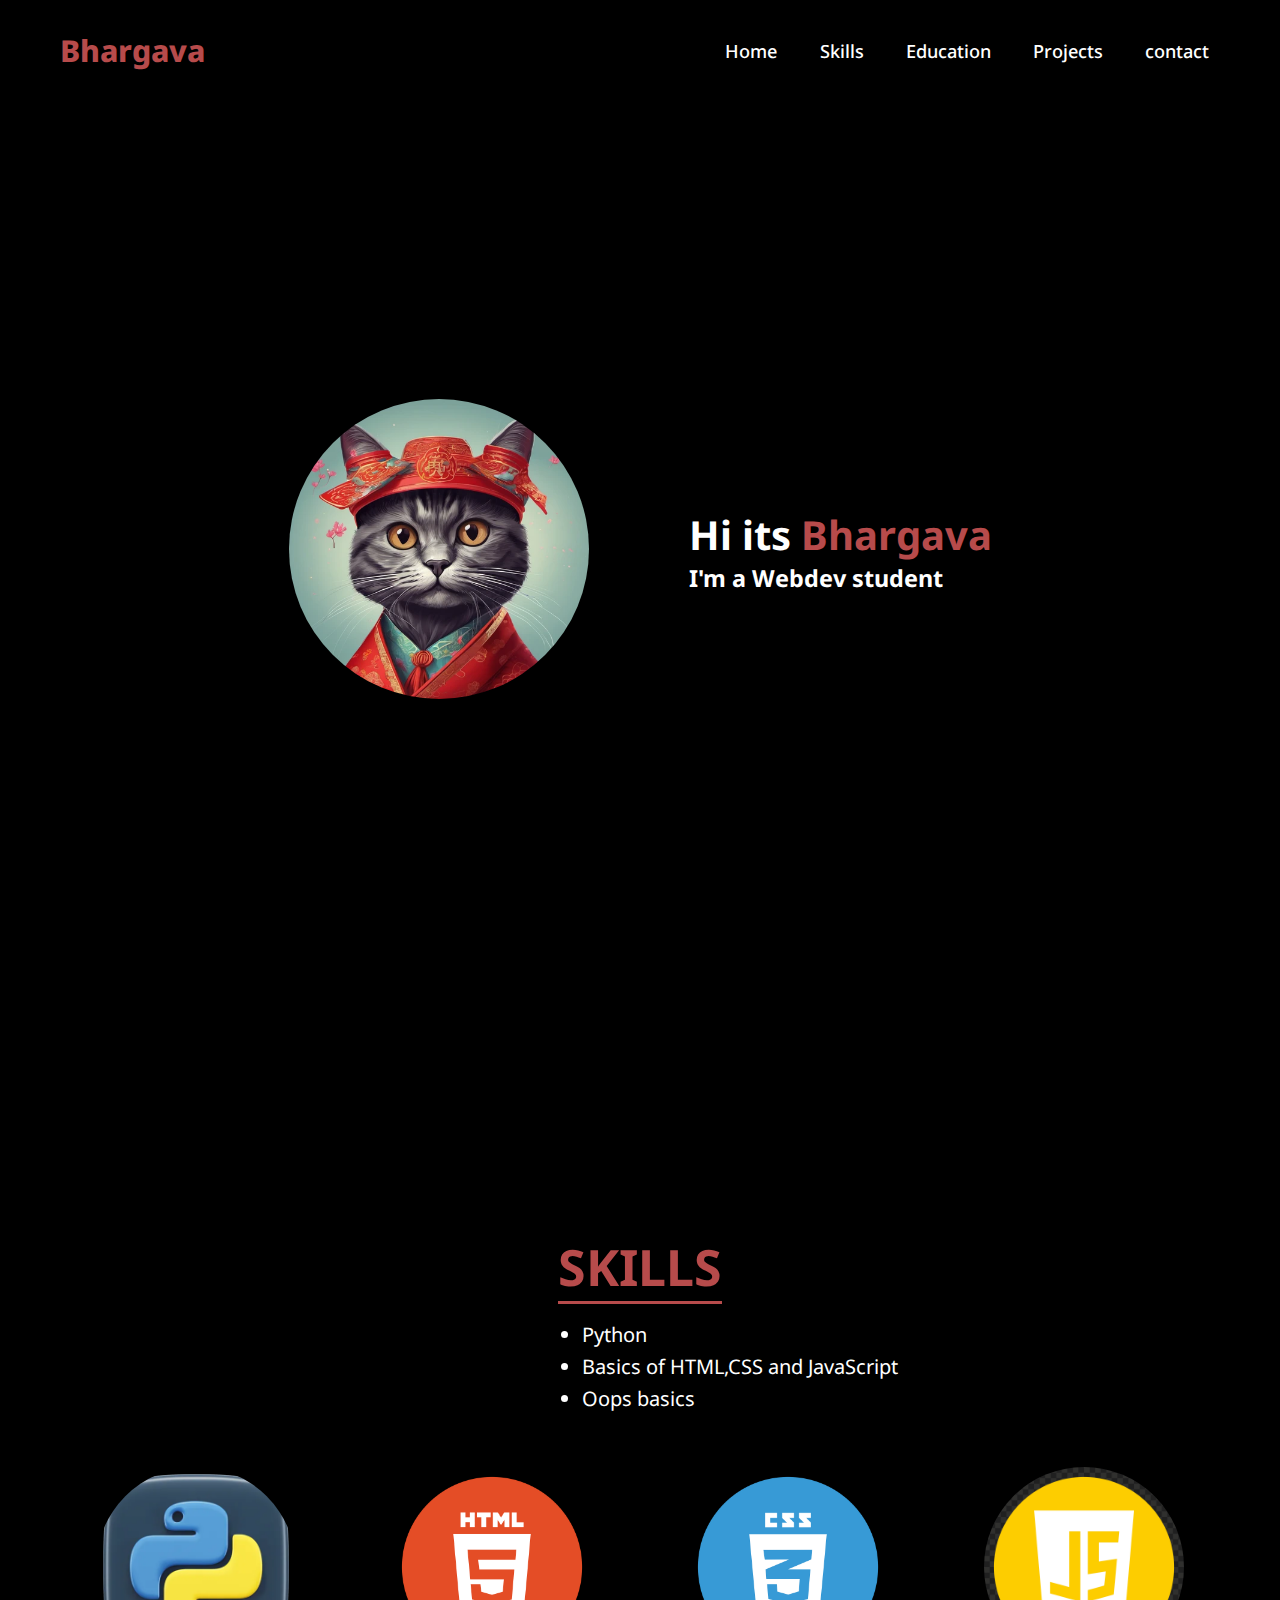
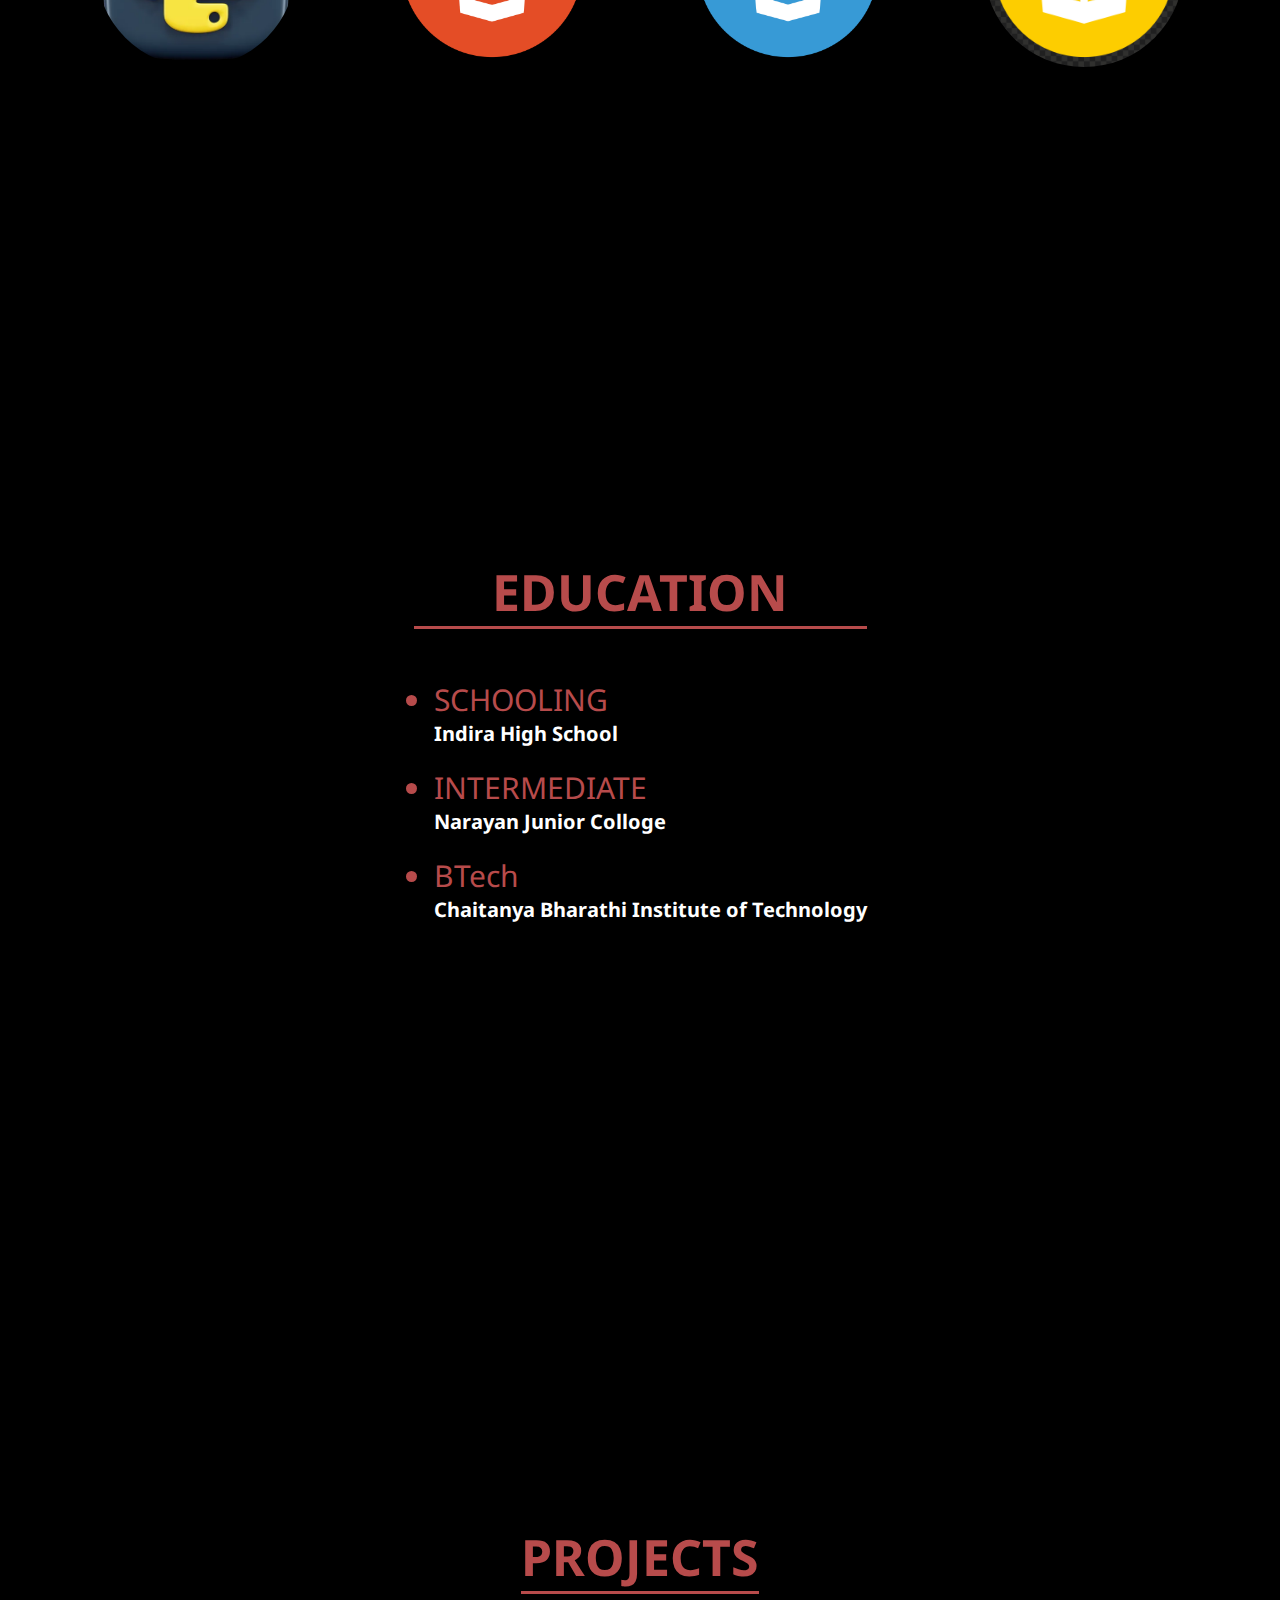
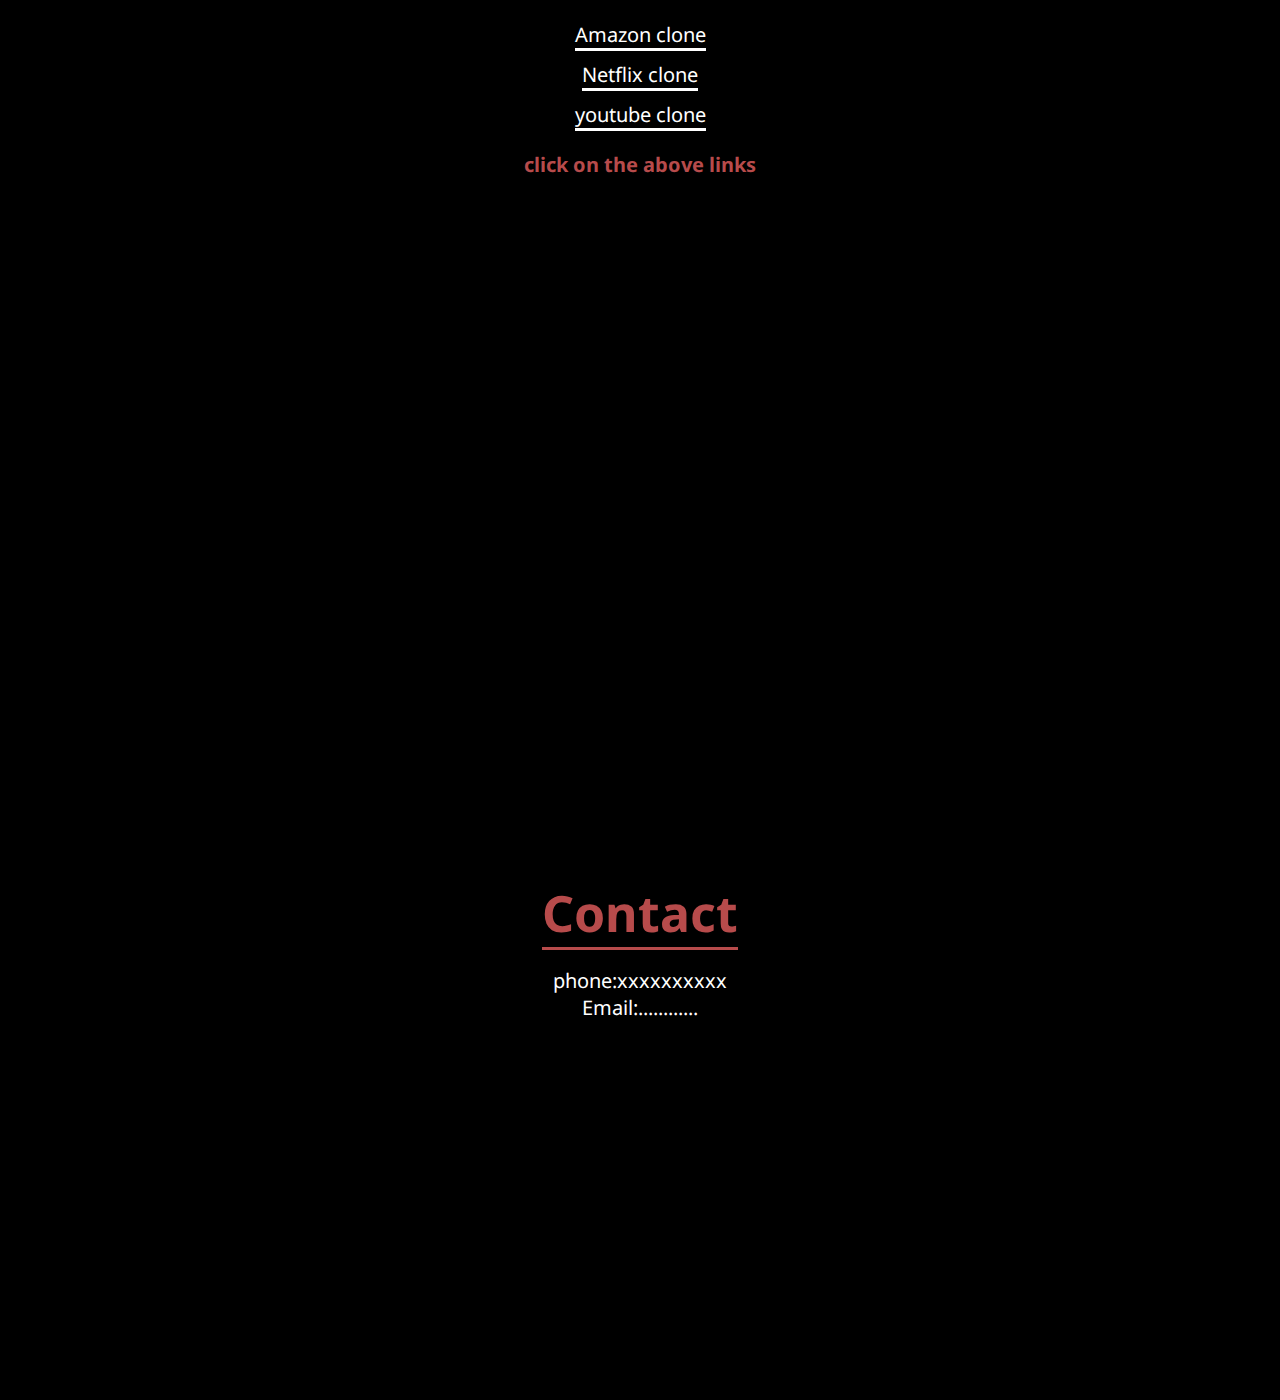
<file: index.html>
<!DOCTYPE html>
<html lang="en">
  <head>
    <meta charset="UTF-8" />
    <meta name="viewport" content="width=device-width, initial-scale=1.0" />
    <link rel="stylesheet" href="style.css" />
    <link rel="stylesheet" href="style.css" />
    <title>Bhargava</title>
  </head>
  <body>
    <header>
      <div class="left">
        <a href="#" class="logo">Bhargava</a>
      </div>
      <div class="right">
        <a href="#home" class="active">Home</a>
        <a href="#skills">Skills</a>
        <a href="#Education">Education</a>
        <a href="#projects">Projects</a>
        <a href="#contact">contact</a>
      </div>
    </header>
    <main>
      <section id="home">
        <div class="dp">
          <img src="dp.webp" alt="" />
        </div>
        <div class="home-content">
          <h1>Hi its <span>Bhargava</span></h1>
          <h3 class="typing-text">I'm a Webdev student</h3>
        </div>
      </section>

      <section id="skills">
        <div class="skills-heading">
          <h1><span>SKILLS</span></h1>
        </div>
        <div class="skills-content">
          <ul>
            <li>Python</li>
            <li>Basics of HTML,CSS and JavaScript</li>
            <li>Oops basics</li>
          </ul>
        </div>
        <div class="skills-logos">
          <img src="pythonLogo.webp" alt="" />
          <img src="htmllogo.webp" alt="" />
          <img src="css logo.webp" alt="" />
          <img src="javascript.png" alt="" />
        </div>
      </section>

      <section id="Education">
        <div class="education-content">
          <div>
            <h1>EDUCATION</h1>
            <ul>
              <li>SCHOOLING</li>
              <h2>Indira High School</h2>

              <li>INTERMEDIATE</li>
              <h2>Narayan Junior Colloge</h2>

              <li>BTech</li>
              <h2>Chaitanya Bharathi Institute of Technology</h2>
            </ul>
          </div>
        </div>
      </section>
      <section id="projects">
        <h1 class="projects-heading"><span>PROJECTS</span></h1>
        <div class="projects-content">
          <a href="amazonclone/amazonclone.html">Amazon clone </a>
          <a href="netflix/index.html">Netflix clone</a>
          <a href="youtubeclone/index.html">youtube clone</a>
        </div>
        <h1 class="click">click on the above links</h1>
      </section>
      <section id="contact">
        <h1><span>Contact</span></h1>
        <div>phone:xxxxxxxxxx</div>
        <div>Email:............</div>
      </section>
    </main>
  </body>
</html>
</file>
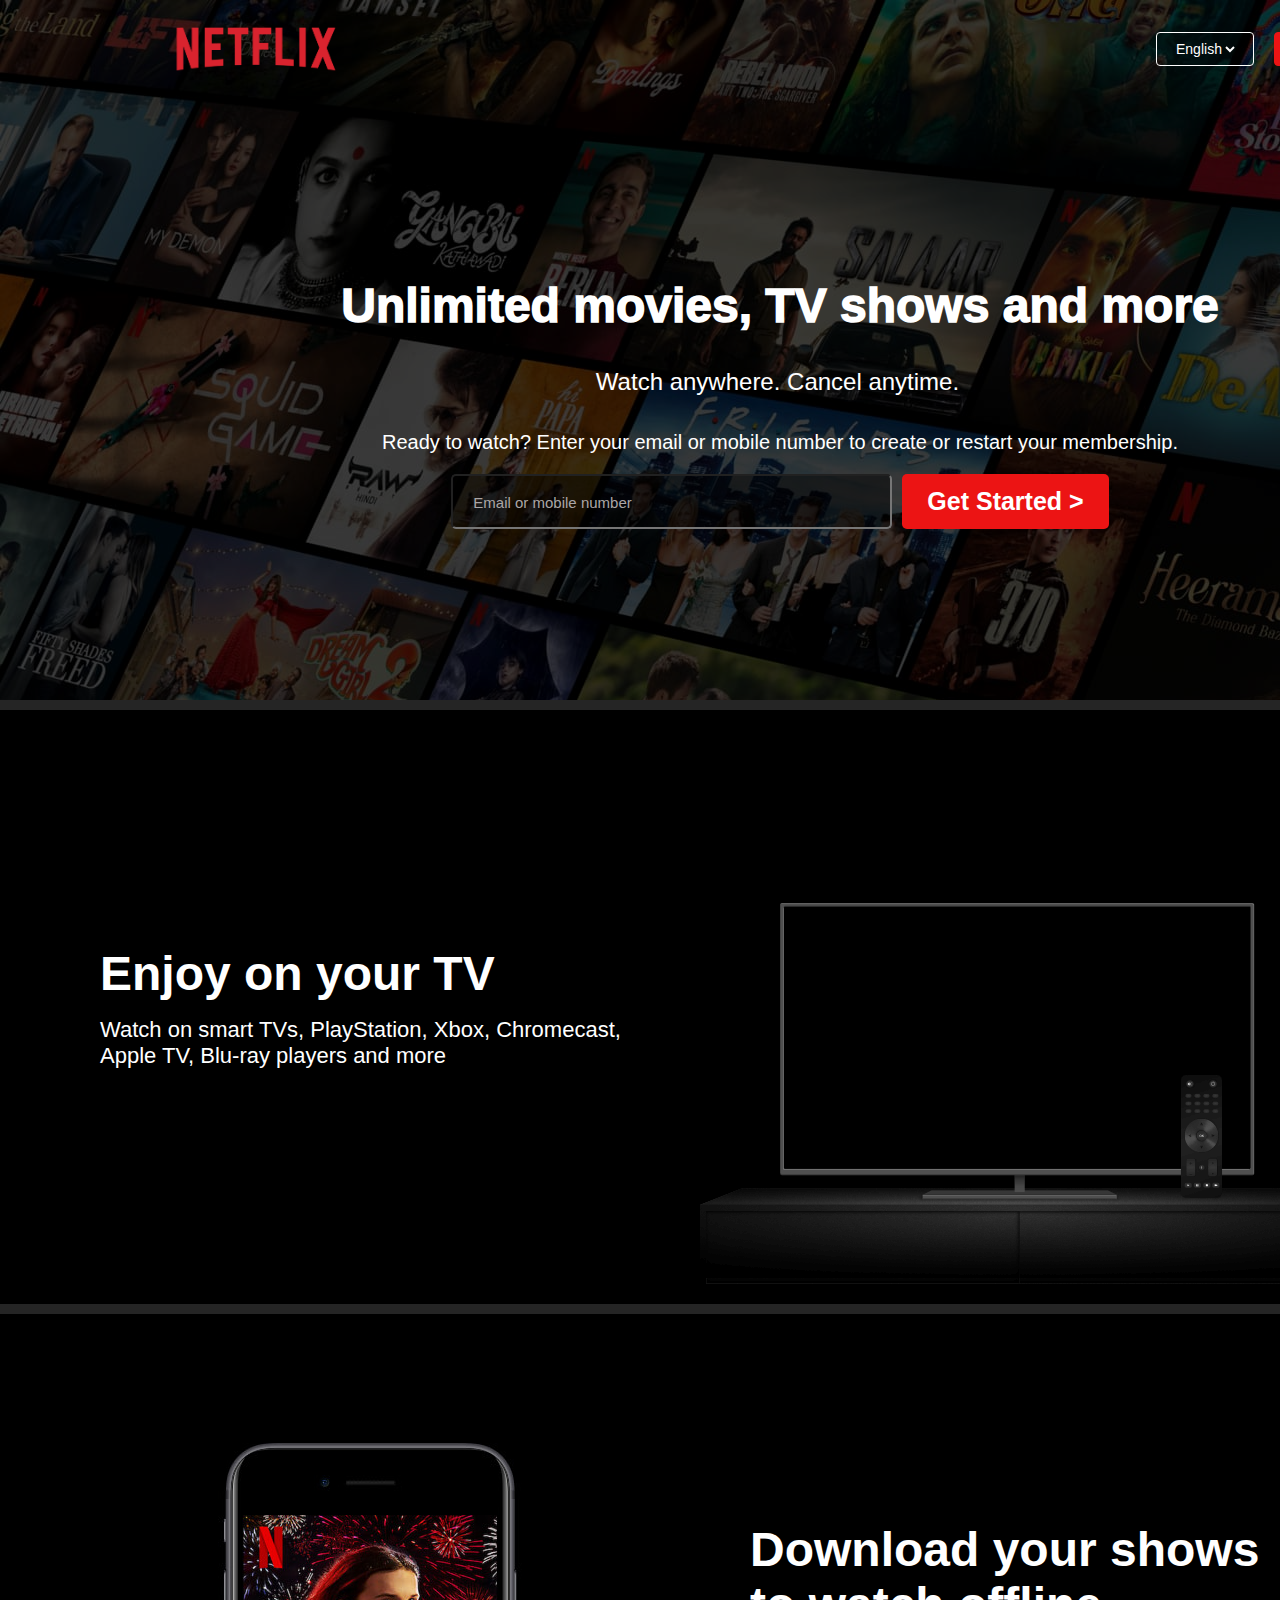
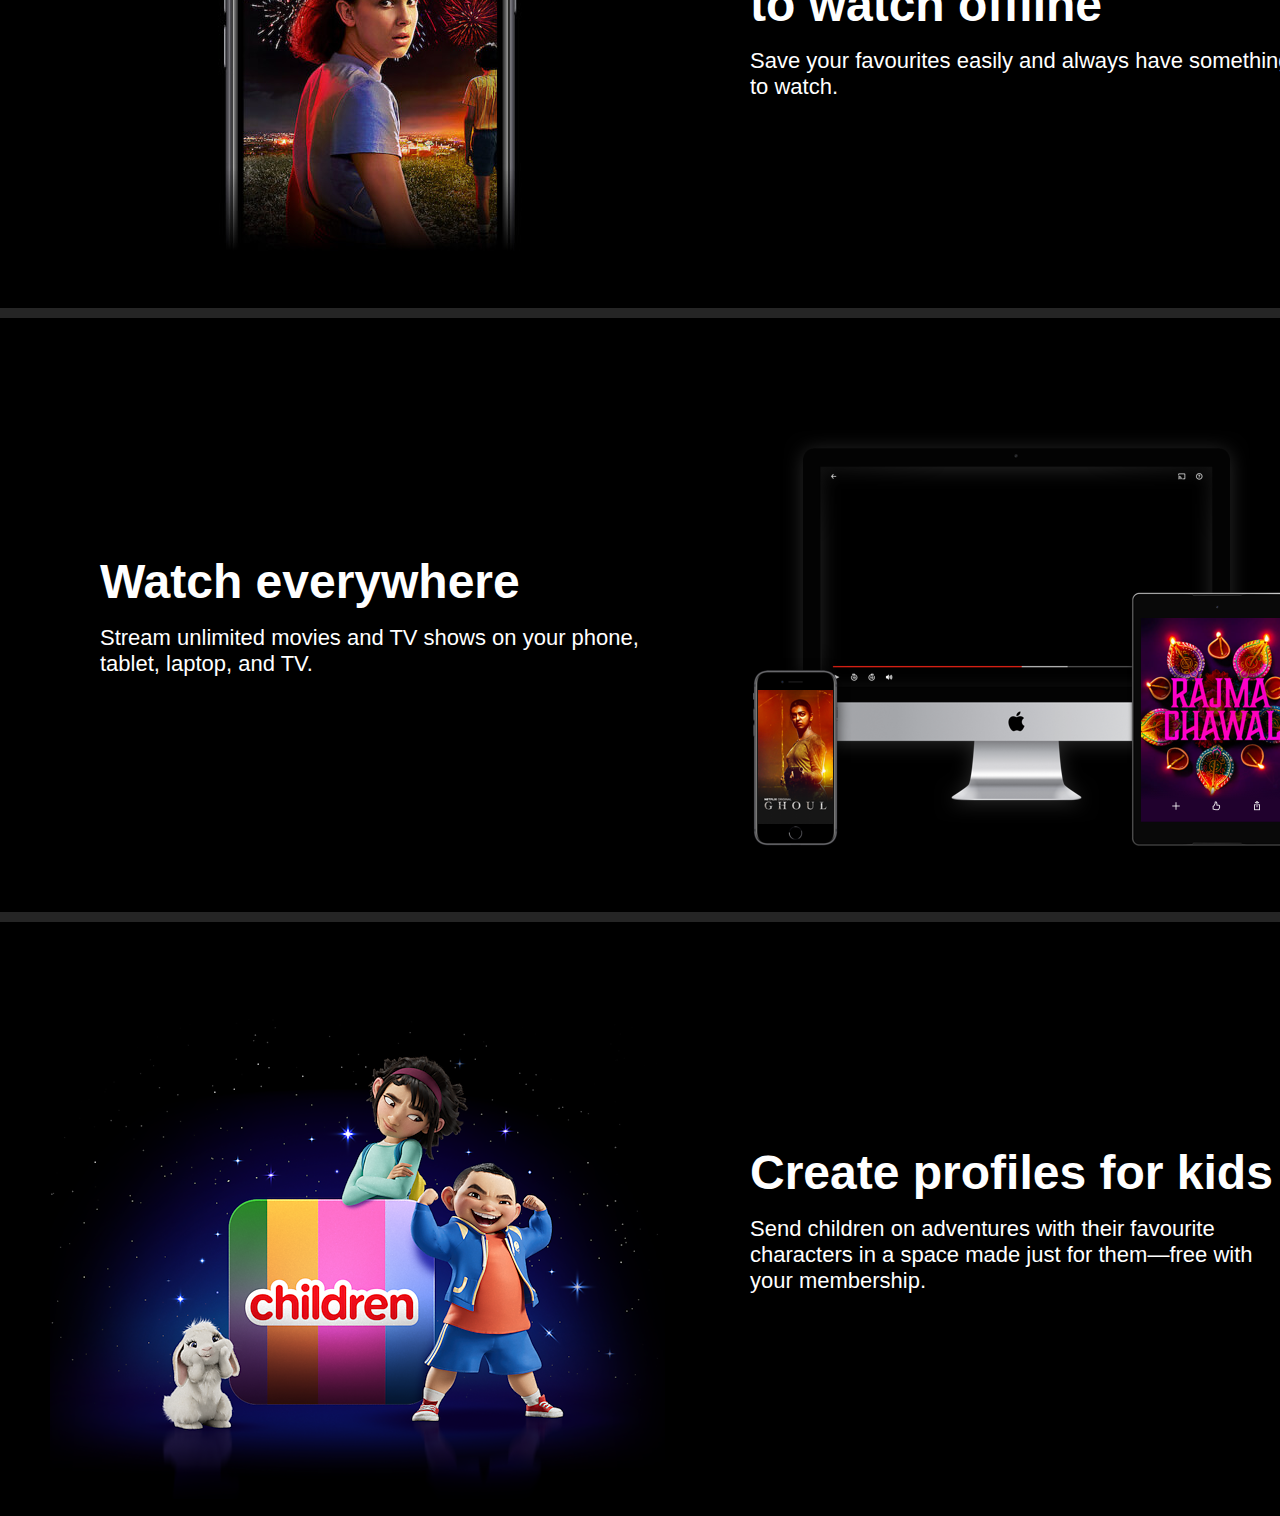
<file: netflix/index.html>
<!DOCTYPE html>
<html lang="en">
<head>
    <meta charset="UTF-8">
    <meta name="viewport" content="width=device-width, initial-scale=1.0">
    <link rel="stylesheet" href="style.css">
    <link rel="stylesheet" href="https://cdnjs.cloudflare.com/ajax/libs/font-awesome/6.5.2/css/all.min.css" integrity="sha512-SnH5WK+bZxgPHs44uWIX+LLJAJ9/2PkPKZ5QiAj6Ta86w+fsb2TkcmfRyVX3pBnMFcV7oQPJkl9QevSCWr3W6A==" crossorigin="anonymous" referrerpolicy="no-referrer" />
    <title>Document</title>
</head>
<body>
    <header>
        <div class="main_page">
        <div class="black">
                <div class="navbar">
                    <!-- BOX1 -->
                    <!-- netflix_log0 -->
                    <div class="logo"></div>
                    <!--language -->
                    <div class="lang">
                        <div class="lang_icon"><i class="fa-solid fa-language"></i></div>
                        <select class="options">
                            <option>English</option>
                            <option>Hindi</option>
                        </select>
                    </div>
                    <div class="signin">Sign In</div>
                </div>

                <!-- 2nd part in main -->
                <div class="second_part">
                   <p class="unlimited">Unlimited movies, TV shows and more</p>
                   <p class="watch">Watch anywhere. Cancel anytime.</p>
                   <p class="ready">Ready to watch? Enter your email or mobile number to create or restart your membership.</p>
                   <div class="get_started">
                    <input  class='email' placeholder="Email or mobile number">
                    <p>Get Started ></p>
                    </div>
                </div>
        </div>
        </div>
    </header>

    <!-- next slides -->
    <!-- 1st slide -->
    <div class="first_slide slides">
        <div class="caption">
            <p class="enjoy caption1">Enjoy on your TV</p>
            <p class="devices caption2">Watch on smart TVs, PlayStation, Xbox, Chromecast, Apple TV, Blu-ray players and more</p>
        </div>
        <div class="tv_img images">
            <img src="tv.png" alt="#">
        </div>
    </div>
    <!-- 2nd slide -->
     <div class="second_slide slides">
        <div class="second_image images">
            <img src="mobile.jpg" alt="#">
        </div>
        <div class="caption">
            <p class="caption1">Download your shows to watch offline</p>
            <p class="caption2">Save your favourites easily and always have something to watch. </p>
        </div>
        
    </div>


    <!-- 3nd slide -->
    <div class="third_slide slides">
        <div class="caption">
            <p class="caption1">Watch everywhere</p>
            <p class="caption2">Stream unlimited movies and TV shows on your phone, tablet, laptop, and TV. </p>
        </div>
        <div class=" images">
            <img src="apple.png" alt="#">
        </div>
    </div>

    <!-- 4th slide -->
    <div class="fourth_slide slides">
        <div class="images">
            <img src="children.png" alt="#">
        </div>
        <div class="caption">
            <p class="caption1">Create profiles for kids</p>
            <p class="caption2">Send children on adventures with their favourite characters in a space made just for them—free with your membership. </p>
        </div>
        
    </div>


</body>
</html>
</file>
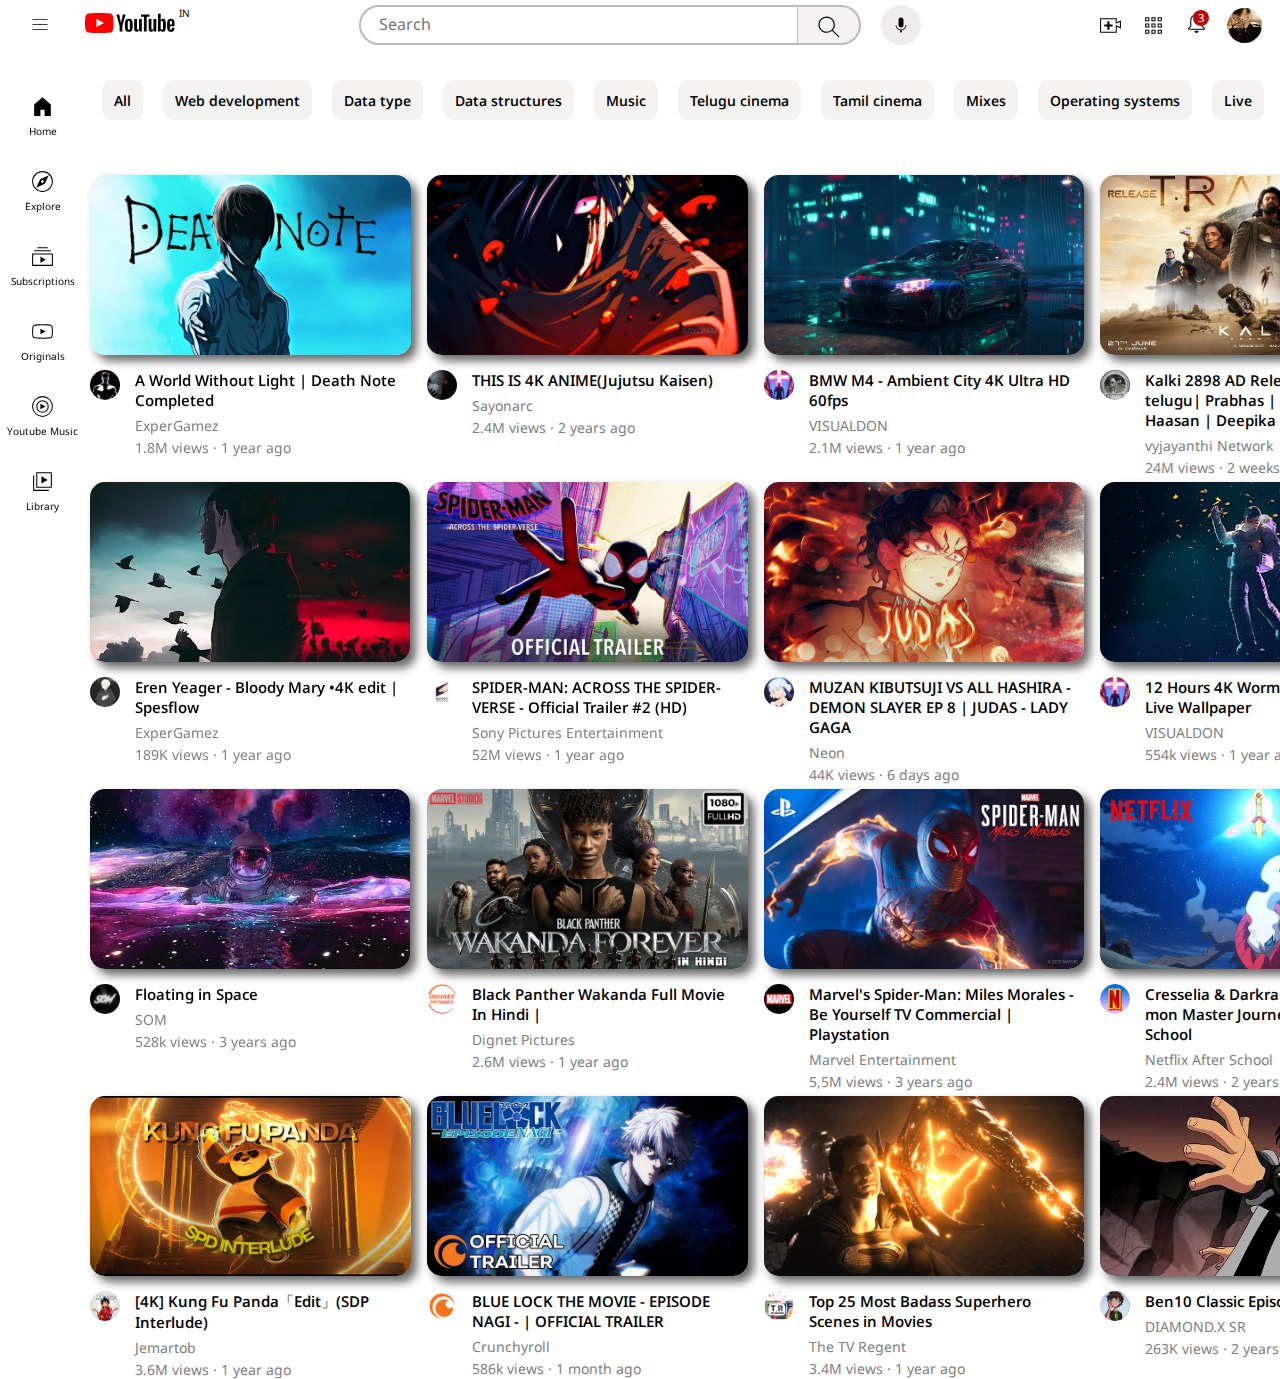
<file: youtubeclone/index.html>
<!DOCTYPE html>
<html lang="en">
  <head>
    <meta charset="UTF-8" />
    <meta name="viewport" content="width=device-width, initial-scale=1.0" />

    <link
      rel="stylesheet"
      href="https://cdnjs.cloudflare.com/ajax/libs/font-awesome/6.5.2/css/all.min.css"
      integrity="sha512-SnH5WK+bZxgPHs44uWIX+LLJAJ9/2PkPKZ5QiAj6Ta86w+fsb2TkcmfRyVX3pBnMFcV7oQPJkl9QevSCWr3W6A=="
      crossorigin="anonymous"
      referrerpolicy="no-referrer" />

    <title>YoutubeClone</title>
    <link rel="stylesheet" href="general.css" />
    <link rel="stylesheet" href="header-sec1.css" />
    <link rel="stylesheet" href="header-sec2.css" />
    <link rel="stylesheet" href="sidebar.css" />
    <link rel="stylesheet" href="videos.css" />
  </head>
  <body>
    <!--HEADER SECTION-->

    <header>
      <!--section one-->

      <section class="first-sec">
        <div class="right">
          <img src="icons/hamburger-menu.svg" alt="" />
          <div class="prefix">
            <img src="icons/youtube-logo.svg" alt="" />
            <p class="in">IN</p>
          </div>
        </div>
        <div class="middle">
          <input type="text" placeholder="Search" />
          <div class="search">
            <img src="icons/search-icon.svg" alt="" />
          </div>
          <div class="voice">
            <img src="icons/voice-search-icon.svg" alt="" />
          </div>
        </div>
        <div class="left">
          <img src="icons/upload.svg" alt="" />
          <img src="icons/youtube-apps.svg" alt="" />
          <div class="notification-box">
            <img src="icons/notifications.svg" alt="" />
            <p class="notifications">3</p>
          </div>
          <img class="cat" src="icons/cat.webp" alt="" />
        </div>
      </section>
    </header>

    <!--second section-->
    <section class="second-sec">
      <button class="contents">All</button>
      <button class="contents">Web development</button>
      <button class="contents">Data type</button>
      <button class="contents">Data structures</button>
      <button class="contents">Music</button>
      <button class="contents">Telugu cinema</button>
      <button class="contents">Tamil cinema</button>
      <button class="contents">Mixes</button>
      <button class="contents">Operating systems</button>
      <button class="contents">Live</button>
      <button class="contents">Dramedy</button>
      <button class="contents">Physics</button>
      <button class="contents">cricket</button>
    </section>

    <!--side bar-->

    <div class="sidebar">
      <div class="sidebar-icons">
        <img src="icons/home.svg" alt="" />
        <p>Home</p>
      </div>

      <div class="sidebar-icons">
        <img src="icons/explore.svg" alt="" />
        <p>Explore</p>
      </div>

      <div class="sidebar-icons">
        <img src="icons/subscriptions.svg" alt="" />
        <p>Subscriptions</p>
      </div>

      <div class="sidebar-icons">
        <img src="icons/originals.svg" alt="" />
        <p>Originals</p>
      </div>

      <div class="sidebar-icons">
        <img src="icons/youtube-music.svg" alt="" />
        <p>Youtube Music</p>
      </div>

      <div class="sidebar-icons">
        <img src="icons/library.svg" alt="" />
        <p>Library</p>
      </div>
    </div>

    <!--videos section-->

    <main>
      <!--1st row-->

      <!--first video-->
      <div class="firstvideo video">
        <div class="thumbnail">
          <img src="thumbnails/deathnote.webp" alt="" />
        </div>
        <div class="info">
          <div class="dp">
            <img src="channel logo/deathnote channel.jpg" alt="" />
          </div>
          <div class="video-details">
            <p>A World Without Light | Death Note Completed</p>
            <p>ExperGamez</p>
            <p>1.8M views &middot; 1 year ago</p>
            <i class="fa-solid fa-ellipsis-vertical"></i>
          </div>
        </div>
      </div>

      <!--second video-->
      <div class="secondvideo video">
        <div class="thumbnail">
          <img src="thumbnails/anime 4k.webp" alt="" />
        </div>
        <div class="info">
          <div class="dp">
            <img src="channel logo/anime 4k.jpg" alt="" />
          </div>
          <div class="video-details">
            <p>THIS IS 4K ANIME(Jujutsu Kaisen)</p>
            <p>Sayonarc</p>
            <p>2.4M views &middot; 2 years ago</p>
            <i class="fa-solid fa-ellipsis-vertical"></i>
          </div>
        </div>
      </div>

      <!--third video-->
      <div class="thirdvideo video">
        <div class="thumbnail">
          <img src="thumbnails/car.webp" alt="" />
        </div>
        <div class="info">
          <div class="dp">
            <img src="channel logo/car.jpg" alt="" />
          </div>
          <div class="video-details">
            <p>BMW M4 - Ambient City 4K Ultra HD 60fps</p>
            <p>VISUALDON</p>
            <p>2.1M views &middot; 1 year ago</p>
            <i class="fa-solid fa-ellipsis-vertical"></i>
          </div>
        </div>
      </div>

      <!--fourth video-->
      <div class="fourthvideo video">
        <div class="thumbnail">
          <img src="thumbnails/kalki.webp" alt="" />
        </div>
        <div class="info">
          <div class="dp">
            <img src="channel logo/kalki.jpg" alt="" />
          </div>
          <div class="video-details">
            <p>
              Kalki 2898 AD Release Trailer-<br />telugu| Prabhas | Amitabh |
              Kamal Haasan | Deepika | Nag Ashwin|
            </p>

            <p>vyjayanthi Network</p>
            <p>24M views &middot; 2 weeks ago</p>
            <i class="fa-solid fa-ellipsis-vertical"></i>
          </div>
        </div>
      </div>

      <!--2nd row-->

      <!--first video-->
      <div class="firstvideo video">
        <div class="thumbnail">
          <img src="thumbnails/eren.webp" alt="" />
        </div>
        <div class="info">
          <div class="dp"><img src="channel logo/eren.jpg"" /></div>
          <div class="video-details">
            <p>Eren Yeager - Bloody Mary •4K edit | Spesflow</p>
            <p>ExperGamez</p>
            <p>189K views &middot; 1 year ago</p>
            <i class="fa-solid fa-ellipsis-vertical"></i>
          </div>
        </div>
      </div>

      <!--second video-->
      <div class="secondvideo video">
        <div class="thumbnail">
          <img src="thumbnails/spiderverse.webp" alt="" />
        </div>
        <div class="info">
          <div class="dp">
            <img src="channel logo/spiderverse.jpg" alt="" />
          </div>
          <div class="video-details">
            <p>
              SPIDER-MAN: ACROSS THE SPIDER-<br />VERSE - Official Trailer #2
              (HD)
            </p>
            <p>Sony Pictures Entertainment</p>
            <p>52M views &middot; 1 year ago</p>
            <i class="fa-solid fa-ellipsis-vertical"></i>
          </div>
        </div>
      </div>

      <!--third video-->
      <div class="thirdvideo video">
        <div class="thumbnail">
          <img src="thumbnails/judas.webp" alt="" />
        </div>
        <div class="info">
          <div class="dp">
            <img src="channel logo/judas.jpg" alt="" />
          </div>
          <div class="video-details">
            <p>
              MUZAN KIBUTSUJI VS ALL HASHIRA - DEMON SLAYER EP 8 | JUDAS - LADY
              GAGA
            </p>
            <p>Neon</p>
            <p>44K views &middot; 6 days ago</p>
            <i class="fa-solid fa-ellipsis-vertical"></i>
          </div>
        </div>
      </div>

      <!--fourth video-->
      <div class="fourthvideo video">
        <div class="thumbnail">
          <img src="thumbnails/space.webp" alt="" />
        </div>
        <div class="info">
          <div class="dp">
            <img src="channel logo/car.jpg" alt="" />
          </div>
          <div class="video-details">
            <p>12 Hours 4K Wormhole Screensaver / Live Wallpaper</p>
            <p>VISUALDON</p>
            <p>554k views &middot; 1 year ago</p>
            <i class="fa-solid fa-ellipsis-vertical"></i>
          </div>
        </div>
      </div>

      <!--3rd row-->

      <!--first video-->
      <div class="firstvideo video">
        <div class="thumbnail">
          <img src="thumbnails/austronot.webp" alt="" />
        </div>
        <div class="info">
          <div class="dp">
            <img src="channel logo/space.jpg" alt="" />
          </div>
          <div class="video-details">
            <p>Floating in Space</p>
            <p>SOM</p>
            <p>528k views &middot; 3 years ago</p>
            <i class="fa-solid fa-ellipsis-vertical"></i>
          </div>
        </div>
      </div>

      <!--second video-->
      <div class="secondvideo video">
        <div class="thumbnail">
          <img src="thumbnails/wakanda.webp" alt="" />
        </div>
        <div class="info">
          <div class="dp">
            <img src="channel logo/wakandaforever.jpg" alt="" />
          </div>
          <div class="video-details">
            <p>Black Panther Wakanda Full Movie<br />In Hindi |</p>
            <p>Dignet Pictures</p>
            <p>2.6M views &middot; 1 year ago</p>
            <i class="fa-solid fa-ellipsis-vertical"></i>
          </div>
        </div>
      </div>

      <!--third video-->
      <div class="thirdvideo video">
        <div class="thumbnail">
          <img src="thumbnails/spiderman.webp" alt="" />
        </div>
        <div class="info">
          <div class="dp">
            <img src="channel logo/spiderman.jpg" alt="" />
          </div>
          <div class="video-details">
            <p>
              Marvel's Spider-Man: Miles Morales -<br />
              Be Yourself TV Commercial | Playstation
            </p>
            <p>Marvel Entertainment</p>
            <p>5,5M views &middot; 3 years ago</p>
            <i class="fa-solid fa-ellipsis-vertical"></i>
          </div>
        </div>
      </div>

      <!--fourth video-->
      <div class="fourthvideo video">
        <div class="thumbnail">
          <img src="thumbnails/pokemon.webp" alt="" />
        </div>
        <div class="info">
          <div class="dp">
            <img src="channel logo/pokemon.jpg" alt="" />
          </div>
          <div class="video-details">
            <p>
              Cresselia & Darkrai Battle 🌙 Poké-<br />mon Master Journeys |
              Netflix After School
            </p>
            <p>Netflix After School</p>
            <p>2.4M views &middot; 2 years ago</p>
            <i class="fa-solid fa-ellipsis-vertical"></i>
          </div>
        </div>
      </div>

      <!--4th row-->

      <!--first video-->
      <div class="firstvideo video">
        <div class="thumbnail">
          <img src="thumbnails/kungfupanda.webp" alt="" />
        </div>
        <div class="info">
          <div class="dp">
            <img src="channel logo/kungfu.jpg" alt="" />
          </div>
          <div class="video-details">
            <p>[4K] Kung Fu Panda「Edit」(SDP Interlude)</p>
            <p>Jemartob</p>
            <p>3.6M views &middot; 1 year ago</p>
            <i class="fa-solid fa-ellipsis-vertical"></i>
          </div>
        </div>
      </div>

      <!--second video-->
      <div class="secondvideo video">
        <div class="thumbnail">
          <img src="thumbnails/bluelock.webp" alt="" />
        </div>
        <div class="info">
          <div class="dp">
            <img src="channel logo/bluelock.jpg" alt="" />
          </div>
          <div class="video-details">
            <p>
              BLUE LOCK THE MOVIE - EPISODE<br />
              NAGI - | OFFICIAL TRAILER
            </p>
            <p>Crunchyroll</p>
            <p>586k views &middot; 1 month ago</p>
            <i class="fa-solid fa-ellipsis-vertical"></i>
          </div>
        </div>
      </div>

      <!--third video-->
      <div class="thirdvideo video">
        <div class="thumbnail">
          <img src="thumbnails/superman.webp" alt="" />
        </div>
        <div class="info">
          <div class="dp">
            <img src="channel logo/superman.jpg" alt="" />
          </div>
          <div class="video-details">
            <p>
              Top 25 Most Badass Superhero<br />
              Scenes in Movies
            </p>
            <p>The TV Regent</p>
            <p>3.4M views &middot; 1 year ago</p>
            <i class="fa-solid fa-ellipsis-vertical"></i>
          </div>
        </div>
      </div>

      <!--fourth video-->
      <div class="fourthvideo video">
        <div class="thumbnail">
          <img src="thumbnails/ben10.webp" alt="" />
        </div>
        <div class="info">
          <div class="dp">
            <img src="channel logo/ben10.jpg" alt="" />
          </div>
          <div class="video-details">
            <p>Ben10 Classic Episode 1 Telugu</p>
            <p>DIAMOND.X SR</p>
            <p>263K views &middot; 2 years ago</p>
            <i class="fa-solid fa-ellipsis-vertical"></i>
          </div>
        </div>
      </div>
    </main>
  </body>
</html>
</file>
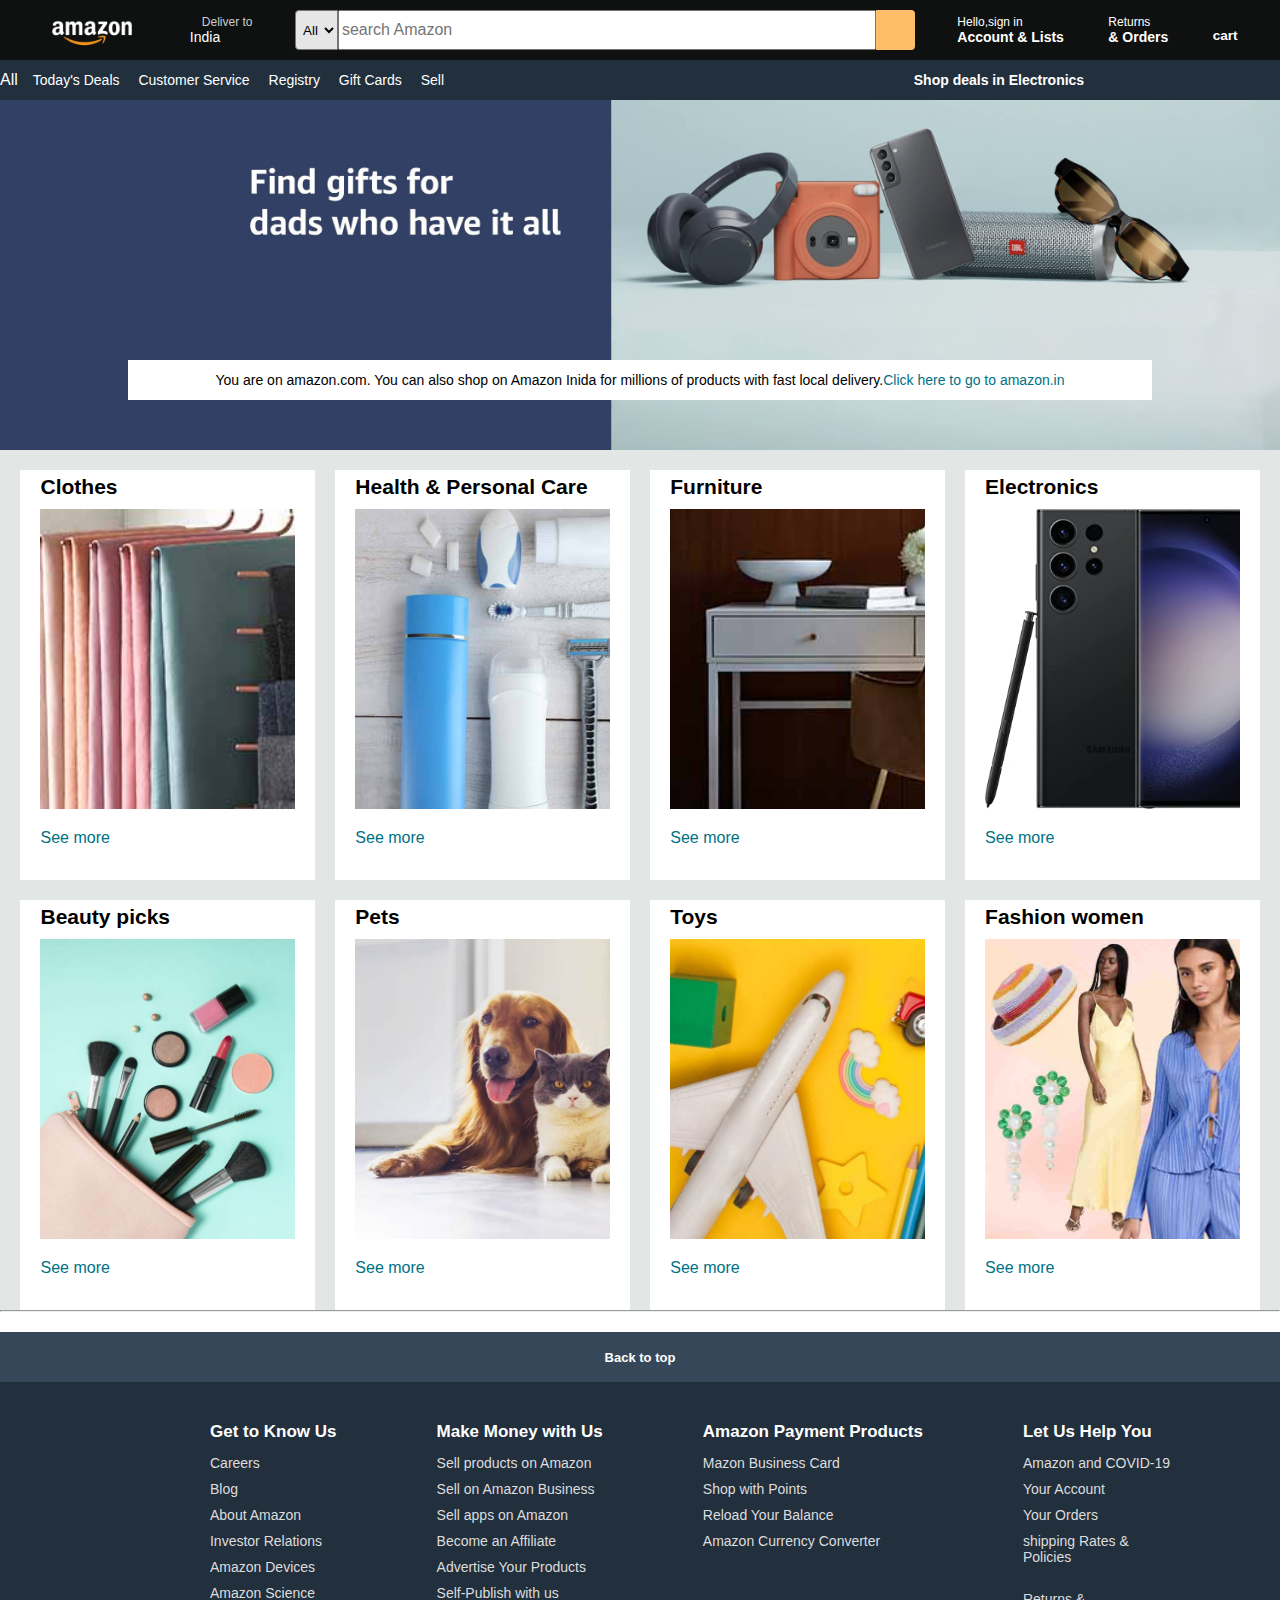
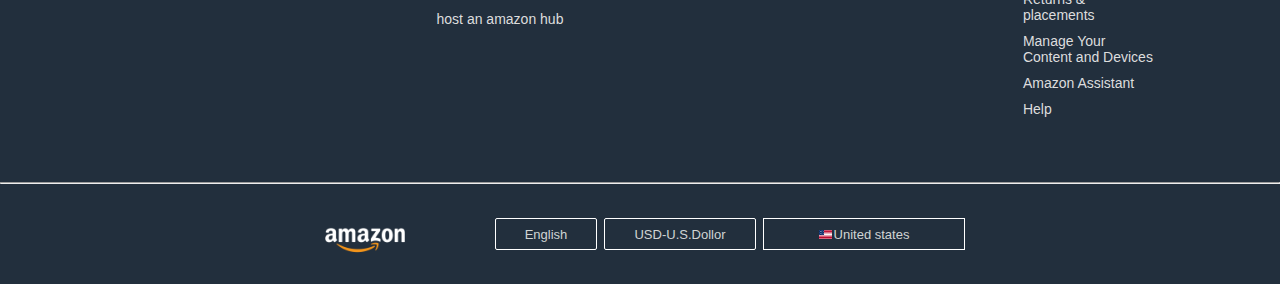
<file: amazonclone/amazonclone.html>
<!DOCTYPE html>
<html lang="en">
<head>
    <meta charset="UTF-8">
    <meta name="viewport" content="width=device-width, initial-scale=1.0">
    <title>Amazon</title>
    <link rel="stylesheet" href="https://cdnjs.cloudflare.com/ajax/libs/font-awesome/6.5.2/css/all.min.css" integrity="sha512-SnH5WK+bZxgPHs44uWIX+LLJAJ9/2PkPKZ5QiAj6Ta86w+fsb2TkcmfRyVX3pBnMFcV7oQPJkl9QevSCWr3W6A==" crossorigin="anonymous" referrerpolicy="no-referrer">  
    <link rel="stylesheet" href="amazonclone.css">
</head>
<body>
    <header>
<!-- NAVIGATION BAR -->
        <div class="navbar">
            <!-- box1 -->
            <div class="nav-logo border   ">
                <div class="logo"></div>
            </div>
            <!-- box2 -->
            <div class="nav_address border">
                <p class="deliver">Deliver to</p>
                <div class="address_icon">
                    <i class="fa-solid fa-location-dot"></i>
                    <p class="country">India</p>
                </div>    
            </div>
            <!-- box3 -->
            <div class="search_bar">
                <select class="selection">
                    <option>All</option>
                </select>
                <input class="search_panel" placeholder="search Amazon">
                <div class="search_icon">
                    <i class="fa-solid fa-magnifying-glass"></i>
                </div>
            </div>
            <!-- box4 -->
            <div class="accounts border">
                <p class="hello"><span>Hello,sign in</span></p>
                <p class="acc">Account & Lists</p>
            </div>
            <!-- box5 -->
            <div class="returns border">
                <p class="hello">Returns</p>
                <p class="acc">& Orders</p>
            </div>
            <!-- box5 -->
            <div class="cart border">
                    <i class="fa-solid fa-cart-shopping"></i>
                    cart
            </div>
        </div>

<!-- 2ND BAR -->
        <div class="second_bar">
            <div class="all">
                <i class="fa-solid fa-bars"></i>
                All
            </div>
            <div class="options">
                <p>Today's Deals</p>
                <p>Customer Service</p>
                <p>Registry</p>
                <p>Gift Cards</p>
                <p>Sell</p>
            </div>

            <div class="deals">
                Shop deals in Electronics
            </div>
        </div>

    </header>

      <!-- hero image -->
        <div class="hero-section">
            <!-- div in hero image -->
            <div class="hero-msg">
                <p>You are on amazon.com. You can also shop on Amazon Inida for millions of products with fast local delivery.<a>Click here to go to amazon.in</a></p>
            </div>
        </div>
    
        <!-- shop section -->
        <div class="shop-sec">
            <!-- 1strow -->
                <div class="box1 box">
                    <div class="box_content">
                        <p class="heading">Clothes</p>
                        <div class="box_image" style="background-image:url('box1_image.jpg');"></div>
                        <p class="shopnow">See more</p>
                    </div>
                </div>
            <div class="box2 box">
                <div class="box_content">
                    <p class="heading">Health & Personal Care</p>
                    <div class="box_image" style="background-image:url('box2_image.jpg');"></div>
                    <p class="shopnow">See more</p>
                </div>
            </div>
            <div class="box3 box">
                <div class="box_content">
                    <p class="heading">Furniture</p>
                    <div class="box_image" style="background-image:url('box3_image.jpg');"></div>
                    <p class="shopnow">See more</p>
                </div>
            </div>
            <div class="box4 box">
                <div class="box_content">
                    <p class="heading">Electronics</p>
                    <div class="box_image" style="background-image:url('box4_image.jpg');"></div>
                    <p class="shopnow">See more</p>
                </div>
            </div>

            <!-- 2ndrow -->
            <div class="box1 box">
                <div class="box_content">
                    <p class="heading">Beauty picks</p>
                    <div class="box_image" style="background-image:url('box5_image.jpg');"></div>
                    <p class="shopnow">See more</p>
                </div>
            </div>
        <div class="box2 box">
            <div class="box_content">
                <p class="heading">Pets</p>
                <div class="box_image" style="background-image:url('box6_image.jpg');"></div>
                <p class="shopnow">See more</p>
            </div>
        </div>
        <div class="box3 box">
            <div class="box_content">
                <p class="heading">Toys</p>
                <div class="box_image" style="background-image:url('box7_image.jpg');"></div>
                <p class="shopnow">See more</p>
            </div>
        </div>
        <div class="box4 box">
            <div class="box_content">
                <p class="heading">Fashion women</p>
                <div class="box_image" style="background-image:url('box8_image.jpg');"></div>
                <p class="shopnow">See more</p>
            </div>
        </div>
        </div>
    
        <hr>
    <footer>
        <div class="panel_1">
            <p>Back to top</p>
        </div>

        <div class="panel_2">
            <div class="sec1 sec">
                <p class="main">Get to Know Us</p>
                <a class="sub">Careers</a>
                <a class="sub">Blog</a>
                <a class="sub">About Amazon</a>
                <a class="sub">Investor Relations</a>
                <a class="sub">Amazon Devices</a>
                <a class="sub">Amazon Science</a>
            </div>
            <div class="sec2 sec">
                <p class="main">Make Money with Us </p>
                    <a class="sub">Sell products on Amazon</a>
                    <a class="sub">Sell on Amazon Business</a>
                    <a class="sub">Sell apps on Amazon</a>
                    <a class="sub">Become an Affiliate</a>
                    <a class="sub">Advertise Your Products</a>
                    <a class="sub">Self-Publish with us</a>
                    <a class="sub">host an amazon hub</a>
            </div>
            <div class="sec3 sec">
                <p class="main">Amazon Payment Products </p>
                    <a class="sub">Mazon Business Card</a>
                    <a class="sub">Shop with Points</a>
                    <a class="sub">Reload Your Balance</a>
                    <a class="sub">Amazon Currency Converter</a>
            </div>
            <div class="sec4 sec">
                <p class="main">Let Us Help You </p>
                    <a class="sub">Amazon and COVID-19</a>
                    <a class="sub">Your Account</a>
                    <a class="sub">Your Orders</a>
                    <a class="sub"><pre>shipping Rates & 
Policies
                    </pre></a>
                    <a class="sub"><pre>Returns & 
placements</pre></a>
                    <a class="sub"><pre>Manage Your 
Content and Devices</pre></a>
                    <a class="sub">Amazon Assistant</a>
                    <a class="sub">Help</a>
            </div>
        </div>
        <hr>

        <div class="panel_3">
            <div class="amazon_logo"></div>

            <div class="world ">
                <div class="world_logo">
                    <i class="fa-solid fa-globe"></i>
                </div>
                <p>English</p>
            </div>

            <div class="US">
                <div class="dollor">
                    <i class="fa-solid fa-dollar-sign"></i>
                </div>
                <p>USD-U.S.Dollor</p>
            </div>

            <div class="flag">
                <div class="us_flag">
                </div>
                <p>United states</p>
            </div>

        </div>

            

    </footer>

</body> 
</html>
</file>
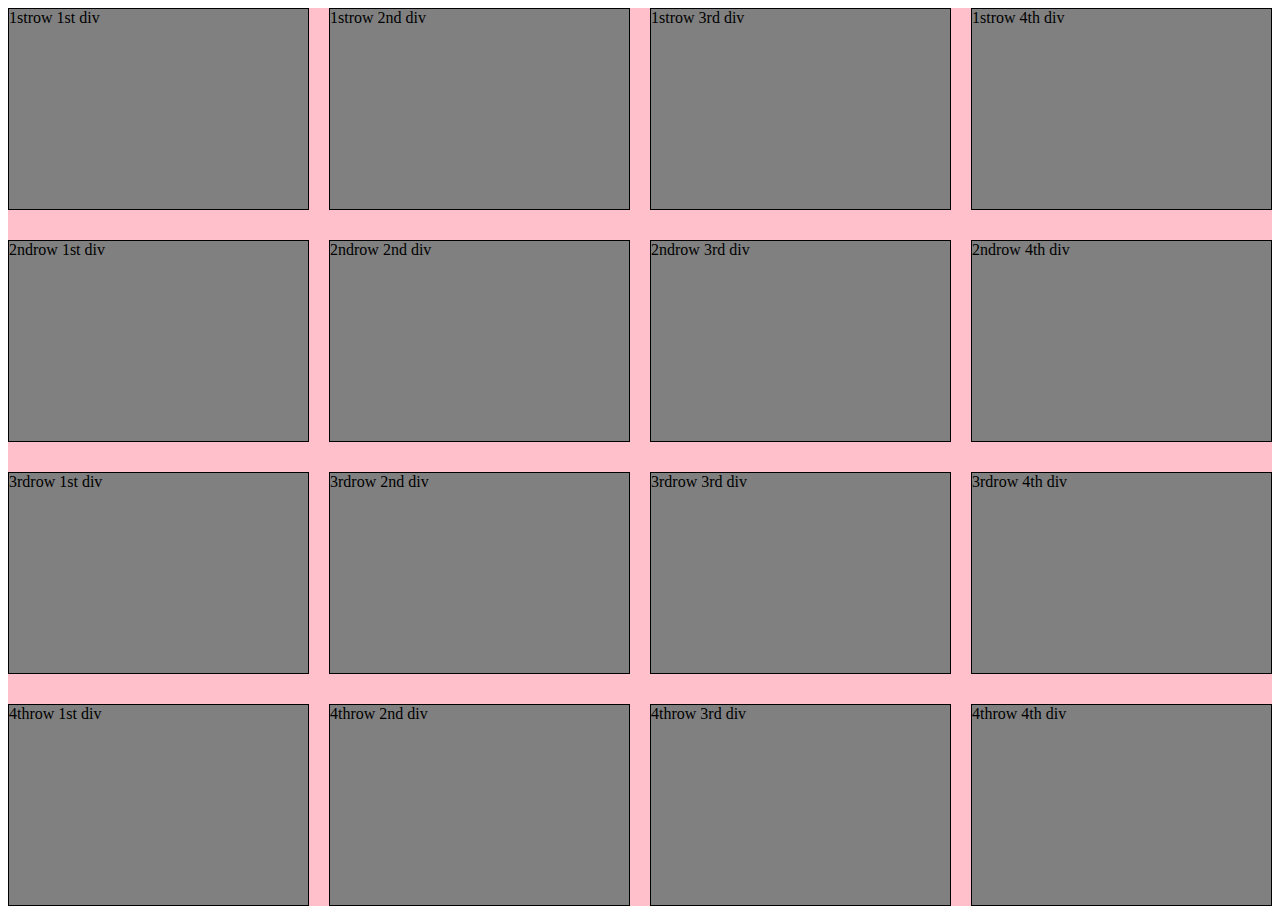
<file: youtubeclone/grid.html>
<!DOCTYPE html>
<html lang="en">
  <head>
    <meta charset="UTF-8" />
    <meta name="viewport" content="width=device-width, initial-scale=1.0" />
    <link rel="stylesheet" href="grid.css" />
    <title>Document</title>
  </head>
  <body>
    <main>
      <div>1strow 1st div</div>
      <div>1strow 2nd div</div>
      <div>1strow 3rd div</div>
      <div>1strow 4th div</div>

      <div>2ndrow 1st div</div>
      <div>2ndrow 2nd div</div>
      <div>2ndrow 3rd div</div>
      <div>2ndrow 4th div</div>

      <div>3rdrow 1st div</div>
      <div>3rdrow 2nd div</div>
      <div>3rdrow 3rd div</div>
      <div>3rdrow 4th div</div>

      <div>4throw 1st div</div>
      <div>4throw 2nd div</div>
      <div>4throw 3rd div</div>
      <div>4throw 4th div</div>
    </main>
  </body>
</html>
</file>
<file: style.css>
@import url("https://fonts.googleapis.com/css2?family=Noto+Sans:ital,wght@0,100..900;1,100..900&display=swap");

* {
  margin: 0;
  padding: 0;
  box-sizing: border-box;
  text-decoration: none;
}

html,
body {
  margin: 0;
  padding: 0;
  width: 100%;
  height: 100vh;
  font-family: "Noto Sans", sans-serif;
  background-color: black;
  color: white;
  font-size: 63%;
  scroll-behavior: smooth;
}

header {
  width: 100%;
  position: fixed;
  top: 0;
  left: 0;
  padding: 3rem;
  display: flex;
  justify-content: space-around;
  align-items: center;
  z-index: 100;
  background-color: black;
}
.left {
  flex: 1;
  transition: 0.5s ease;
  margin-left: 30px;
}
.logo {
  font-size: 3rem;
  color: #b74b4b;
  font-weight: 800;
  cursor: pointer;
}
.left:hover {
  transform: scale(1.01);
}
.logo:hover {
  border-bottom: 3px solid #b74b4b;
}
.right a {
  font-size: 1.8rem;
  color: white;
  margin-right: 4rem;
  font-weight: 500;
  transition: 0.3s ease;
}
.right a:hover,
.right a:active {
  border-bottom: 3px solid white;
}

section {
  width: 100%;
  height: 100vh;
}
#home {
  margin-top: 100px;
  display: flex;
  align-items: center;
  justify-content: center;
}
.dp {
  transition: 0.5s ease;
}
.dp img {
  height: 300px;
  width: 300px;
  object-fit: cover;
  border-radius: 50%;
  margin-right: 100px;
}
.home-content {
  font-size: 20px;
}

.home-content span {
  color: #b74b4b;
}
.dp:hover {
  transform: scale(1.1);
}

.home-content span:hover {
  cursor: pointer;
}
#skills {
  display: flex;
  flex-direction: column;
  justify-content: center;
}
.skills-heading {
  margin-bottom: 20px;
  display: flex;
  justify-content: center;
  align-items: center;
}
.skills-heading h1 span {
  font-size: 50px;
  border-bottom: 3px solid #b74b4b;
  color: #b74b4b;
}
ul {
  list-style-type: disc;
  padding-left: 20px;
}
.skills-content li {
  color: white;
  font-size: 20px;
  margin-bottom: 5px;
}
.skills-content {
  display: flex;
  justify-content: center;
  align-items: center;
  margin-left: 180px;
}
.skills-logos {
  margin-top: 50px;
  display: flex;
  justify-content: space-evenly;
  align-items: center;
}
.skills-logos img {
  height: 200px;
  width: 200px;
  border-radius: 50%;
}
.education-content {
  display: flex;
  justify-content: center;
  align-items: center;
}
#Education h1 {
  text-align: center;
  font-size: 50px;
  color: #b74b4b;
  border-bottom: 3px solid #b74b4b;
  margin-bottom: 50px;
}
#Education {
  display: flex;
  justify-content: center;
  align-items: center;
}
.education-content li {
  font-size: 30px;
  color: #b74b4b;
}
.education-content h2 {
  font-size: 20px;
  margin-bottom: 20px;
}

#projects {
  text-align: center;
  display: flex;
  justify-content: center;
  align-items: center;
  flex-direction: column;
}
#projects h1 span {
  font-size: 50px;
  color: #b74b4b;
  border-bottom: 3px solid #b74b4b;
}
.projects-heading {
  margin-bottom: 30px;
}
.projects-content a {
  font-size: 20px;
  color: white;
  border-bottom: 3px solid white;
  margin-bottom: 10px;
}
.projects-content a:hover {
  color: #b74b4b;
  border-bottom: 3px solid #b74b4b;
}
.projects-content {
  display: flex;
  flex-direction: column;
  justify-content: center;
  align-items: center;
}

.click {
  font-size: 20px;
  margin-top: 10px;
  color: #b74b4b;
}

#contact {
  display: flex;
  justify-content: center;
  align-items: center;
  flex-direction: column;
}
#contact h1 span {
  font-size: 50px;
  color: #b74b4b;
  border-bottom: 3px solid #b74b4b;
}
#contact h1 {
  margin-bottom: 20px;
}

#contact div {
  font-size: 20px;
  color: white;
}
</file>
<file: netflix/style.css>
*{
    margin:0px;
    padding:0px;
    font-family:Arial, Helvetica, sans-serif;
}
.black{
    background-color: rgba(0, 0, 0, 0.7);
    height:700px;
    width:1535px;

}

.main_page{    
    height:700px;
    background-image:url("main_bg.jpg");
}
.navbar{
    padding:24px 48px;
    height:50px;
    width:1200px;
    display: flex;
    margin:0px 106px;
    align-items: center;
    justify-content: center;
    
}
.logo{
    background-image:url("netflix_logo.png");
    height:60px;
    width:200px;
    background-size: cover;
    background-position: center;
    background-position: center;

}


.lang{
    margin-left:800px;
    display: flex;
    border:0.5px solid white;
    padding:6px 15px; 
    color: white;
    border-radius:4px;
    height:20px;
    justify-content: center;
    align-items: center;
    
}


.options{
    background:transparent;
    color:white;
    font-size:14px;
    font-weight:500;
    border:none;
}

.options :active{
    color: black;
}

.signin{
    margin-left:20px;
    width:76px;
    height:32px;
    background-color:rgb(236, 20, 20);
    border:0.5px solid rgb(236, 20, 20);
    border-radius:4px;
    color:white;
    font-size:14px;
    display: flex;
    justify-content:center;
    align-items:center;
    font-size:14px;
    font-weight:600;
}

.second_part{
    height:65px;
    width:1300px;
    color: white;
    justify-content: center;
    align-items: center;
    text-align: center;
    margin-left:130px;
    margin-top:180px;

}
.unlimited{
    height:50px;
    font-size:48px;
    font-weight: 1000;
}

.watch{
    margin-top:40px;
    font-size:24px;
    color: #ffffff;
    margin-right:5px;
    font-weight: 300;

}

.ready{
    margin-top:35px;
    font-size:20px;
    font-weight: 300;
}
.email{
    background: none;
    padding:18px 130px 18px;
    background-color:rgba(0, 0, 0, 0.5);
    color: #ffffff;
    display: flex;
    justify-content: center;
    border-radius:5px;
}
.email::placeholder {
    position: absolute;/* Position the placeholder absolutely */
    left: 20px;
    color: #aba6a6;
    font-size:15px;

}

.get_started{
    margin-top:20px;
    display: flex;
    height:55px;
    justify-content: center;
    align-items:center;
}

.get_started p{
    background-color:rgb(236, 20, 20);
    height:px;
    padding:13px 25px 13px;
    margin-left:10px;
    border-radius:5px;
    font-size: 25px;
    font-weight:550;
    margin-left:10px;
}

.slides{
    border-top:10px solid rgb(37, 37, 37);
    height:450px;
    padding:72px 0px 72px;
    background-color: black;
    color: white;
    display: flex;
    align-items: center;
}

.caption{
    display: flex;
    flex-direction: column;
    margin-left:100px;
}


.caption1{
    font-size:48px;
    font-weight: 900;
}
.caption2{
    margin-top:16px;
    font-size:22px;
    width:550px

}

.images{
    height:400px;
    width:600px;
    background-size: cover;
    background-position: center;
    margin-left:50px;
}


.second_image{
    margin-bottom:80px;
    
}
</file>
<file: youtubeclone/general.css>
@import url("https://fonts.googleapis.com/css2?family=Noto+Sans:ital,wght@0,100..900;1,100..900&display=swap");

* {
  padding: 0;
  box-sizing: border-box;
  margin: 0;
}
body {
  font-family: "Noto Sans", sans-serif;
  padding-left: 90px;
  padding-top: 60px;
}
</file>
<file: youtubeclone/header-sec1.css>
.first-sec {
  background-color: white;
  position: fixed;
  top: 0;
  right: 0;
  left: 0;
  height: 50px;
  display: flex;
  justify-content: space-between;
  z-index: 100;
}

@media (max-width: 600px) {
  .first-sec {
    display: flex;
  }
}

.first-sec img:hover {
  cursor: pointer;
}

.prefix {
  position: relative;
}

.in {
  position: absolute;
  top: -7px;
  right: -10px;
  font-size: 10px;
}

.first-sec img {
  height: 20px;
  object-fit: cover;
}

.right {
  display: flex;
  align-items: center;
  width: 200px;
}

.right img:nth-child(2) {
  height: 25px;
}

.right img:nth-child(1) {
  margin-right: 5px;
  margin-left: 30px;
}

.middle {
  display: flex;
  align-items: center;
  flex: 1;
  justify-content: center;
}

.middle input {
  border-radius: 2px;
  height: 40px;
  border: none;
  width: 50%;
  border: 2px solid rgb(189, 185, 185);
  border-top-left-radius: 20px;
  border-bottom-left-radius: 20px;
}

.middle input::placeholder {
  font-family: "Noto Sans", sans-serif;
  padding-left: 18px;
  font-size: 16px;
  padding-top: 20px;
}

.voice {
  display: flex;
  height: 40px;
  width: 40px;
  align-items: center;
  justify-content: center;
  margin-left: 20px;
  border-radius: 50%;
  background-color: rgb(241, 236, 236);
}

.search {
  border: 2px solid rgb(189, 185, 185);
  height: 40px;
  width: 63px;
  margin-left: -1px;
  padding: 6px 17px;
  border-top-right-radius: 20px;
  border-bottom-right-radius: 20px;
  border-left: none;
  background-color: rgb(243, 241, 241);
}

.search img {
  height: 28px;
}
.left {
  display: flex;
  width: 200px;
  justify-content: space-evenly;
  align-items: center;
}
.left img {
  height: 25px;
}
.left img:nth-child(4) {
  height: 35px;
  width: 35px;
  border-radius: 50%;
}

.notification-box {
  position: relative;
}

.notifications {
  height: 16px;
  width: 16px;
  padding-left: 5px;
  padding-top: -2px;
  border-radius: 50%;
  position: absolute;
  top: 0;
  right: 0;
  font-size: 11px;
  background-color: rgb(185, 6, 6);
  color: white;
}
</file>
<file: youtubeclone/header-sec2.css>
.second-sec {
  margin-top: 20px;
  margin-left: 12px;
  height: 40px;
  display: grid;
  grid-template-columns: 1fr 1fr 1fr 1fr 1fr 1fr 1fr 1fr 1fr 1fr 1fr 1fr 1fr;
  column-gap: 20px;
  text-wrap: nowrap;
}

.second-sec button {
  font-family: "Noto Sans", sans-serif;
  font-size: 14px;
  font-weight: 550;
  border: none;
  padding: 7px 12px;
  border-radius: 10px;
  background-color: rgb(245, 242, 242);
}

.second-sec button:active {
  background-color: black;
  color: white;
}
</file>
<file: youtubeclone/sidebar.css>
.sidebar {
  margin-top: 0;
  width: 80px;
  height: 450px;
  display: flex;
  flex-direction: column;
  align-items: center;
  justify-content: space-between;
  position: fixed;
  left: 0;
  top: 80px;
}

.sidebar-icons {
  display: flex;
  justify-content: center;
  align-items: center;
  width: 80px;
  height: 80px;
  flex-direction: column;
  border-radius: 10px;
  margin-bottom: 4px;
  margin-left: 5px;
}

.sidebar-icons img {
  height: 25px;
}

.sidebar p {
  margin-top: 5px;
  font-size: 10px;
}

.sidebar-icons:hover,
.sidebar img:hover {
  background-color: rgb(242, 240, 240);

  cursor: pointer;
}
</file>
<file: youtubeclone/videos.css>
main {
  margin-top: 50px;
  display: grid;
  grid-template-columns: 1fr 1fr 1fr 1fr;
  column-gap: 16px;
}

.thumbnail {
  height: 12.5rem;
}

@media (max-width: 600px) {
  main {
    grid-template-columns: 1fr 1fr;
  }
}

@media (min-width: 600px) and (max-width: 768px) {
  main section {
    grid-template-columns: 1fr 1fr;
  }
}

@media (min-width: 769px) and (max-width: 992px) {
  main section {
    grid-template-columns: 1fr 1fr 1fr;
  }
}

@media (min-width: 993px) {
  main section {
    grid-template-columns: 1fr 1fr 1fr 1fr;
  }
}

.thumbnail img {
  height: 11.25rem;
  object-fit: cover;
  border-radius: 15px;
  margin-top: 5px;
  box-shadow: 6px 6px 10px rgba(0, 0, 0, 0.6);
}

.info {
  display: grid;
  grid-template-columns: 50px 1fr;
}

.dp img {
  height: 30px;
  width: 30px;
  object-fit: cover;
  border-radius: 50%;
}

.video-details {
  position: relative;
  margin-left: -5px;
}

.video-details i {
  position: absolute;
  top: 4px;
  right: 26px;
}

.video-details p:nth-child(1) {
  font-weight: 550;
  font-size: 15px;
  margin-bottom: 6px;
}

.video-details p:nth-child(2) {
  font-size: 14px;
  color: grey;
}

.video-details p:nth-child(3) {
  margin-top: 3px;
  font-size: 14px;
  color: gray;
}
</file>
<file: amazonclone/amazonclone.css>
*{
    font-family:Arial;
    border:border-box;
    margin:0;
}
.navbar{
    height:60px;
    background-color:#0f1111;
    color:white;
    display: flex;
    align-items:center;
    justify-content:space-evenly;
    
}
/* box1 */
.nav-logo{
    height:50px;
    width:100px;
}

.logo{
    background-image:url("amazon_logo.png");
    height:50px;
    background-size:cover;
    width:100%;
}

.border{
   border:2px solid transparent ;
}

.border:hover{
    border:1px solid white;
}
/* box2 */
.deliver{
    font-size:12px;
    color:#cccccc;
    margin-left:15px;
}

.address_icon{
    display:flex ;
}
.country{
    font-size:14px;
    color:#ffffff;
    margin-left:3px;
}

/* box3 */
.search_bar{
    display: flex;
    width: 620px;
    height:40px;
    justify-content:space-evenly;

}
.search_icon{
    background: 0 0;
    width:45px;
    border-top-right-radius:4px;
    border-bottom-right-radius:4px;
    display: flex;
    justify-content:center;
    align-items:center;
    font-size:1.2rem;
    background-color:#febd68;
    color: #0f1111;



    
}
.search_panel{
    width: 100%;
    font-size: 1rem;
}
.selection{
    width:50px;
    color:black;
    text-align:center;
    background-color: #e6e6e6;
    border-top-left-radius:4px;
    border-bottom-left-radius:4px;
}
.search_bar:hover{
    border:2px solid orange;
    border-radius:4px;
}

/* box4 */

.hello{
    color:#ffffff;
    font-size:12px;
}
.acc{
    color:#ffffff;
    font-size:14px;
    font-weight:bold;
    
}

.cart i{
    font-size:30px;
}
.cart{
    font-size:0.85rem;
    font-weight:700;
}

/* second bar */
.second_bar{
    background-color: #222f3d;
    height:40px;
    color:white;
    display: flex;
    align-items:center;
}
.options p{
    display: inline;
    margin-left:15px;

 }
.options{
    width:70%;
    font-size:14px;
}
.deals{
    font-size: 14px;
    font-weight:700;
}
/* hero section */
.hero-section{
    background-image:url("hero_image.jpg");
    height:350px;
    background-size:cover;
    display: flex;
    justify-content: center;
    align-items: end;
}
.hero-msg{
    background-color: white;
    height:40px;
    display: flex;
    align-items: center;
    justify-content: center;
    font-size:14px;
    position:relative;
    bottom:25px;
    width:80%;
    margin-bottom:25px;
}
.hero-msg a{
    color:#007185;
}


.shop-sec{
    display:flex;
    justify-content: space-evenly;
    background-color: #e2e7e6;
    flex-wrap: wrap;
}
.box{
    width:23%;
    height:410px;
    /* border: solid 2px black; */
    background-color: white;
    margin-top:20px;
}
.shopnow{
    color:#007185;
    margin-top:20px;
    margin-left: 20px;
}
.heading{
    margin-left: 20px;
    margin-top:5px;
    font-size:21px;
    font-weight:600;
}


.box_image{
    height:300px;
    margin-left:20px;
    margin-right:20px;
    margin-top:10px;
    background-size: cover;
}

/* footer */
.panel_1{
    margin-top:20px;
    display:flex;
    justify-content:center;
    align-items:center;
    height:50px;
    background-color:#37475a;
    color:white;
    font-size:13px;
    font-weight:600;
}
.panel_2{
    background-color: #222f3d;
    color:white;
    display:flex;
    justify-content:center;
    height:400px;
}
.sec{
    margin-top:40px;
    margin-left:100px;
}

.sub{
    font-size:14px;
    color:#dddddd;
    margin-bottom:10px;
    display: flex;
}

.main{
    font-size:17px;
    font-weight:700;
    margin-bottom:13px;
}
.sub:hover{
    text-decoration:underline;
}
.panel_3{
    background-color: #222f3d;
    height:100px;
    display: flex;
    justify-content:center;
    align-items: center;

}
.amazon_logo{
    background: url("amazon_logo.png");
    height:45PX;
    background-size:cover;
    width:100px;
    margin-right:80px;
}
.world{
    display: flex;
    height:30px;
    width:100px;
    color:white;
    border:0.5px solid white;
    justify-content: center;
    align-items: center;
    color:#d0d4d4;
    margin-right: 7px;
    border-radius:2px;
}
.world p{
    font-size:13px;
}

.US{
    display: flex;
    height:30px;
    width:150px;
    color:white;
    border:0.5px solid white;
    justify-content: center;
    align-items: center;
    color:#d0d4d4;
    margin-right:7px;
    border-radius:2px;
}
.US p{
    font-size:13px;
}

.flag{
    display: flex;
    height:30px;
    width:200px;
    color:white;
    border:0.5px solid white;
    justify-content: center;
    align-items: center;
    color:#d0d4d4
}
.us_flag{
    background-image: url("us_flag.webp");
    height:9px;
    width:13px;
    background-size:cover;
    margin-right:2px;
}
.flag p{
    font-size:13px;
}
</file>
<file: youtubeclone/grid.css>
main {
  display: grid;
  grid-template-columns: 1fr 1fr 1fr 1fr;
  column-gap: 20px;
  row-gap: 30px;
  background-color: pink;
}

main div {
  height: 200px;

  background-color: grey;
  border: 1px solid black;
}

@media (max-width: 600px) {
  main {
    grid-template-columns: 1fr 1fr;
  }
}
</file>
